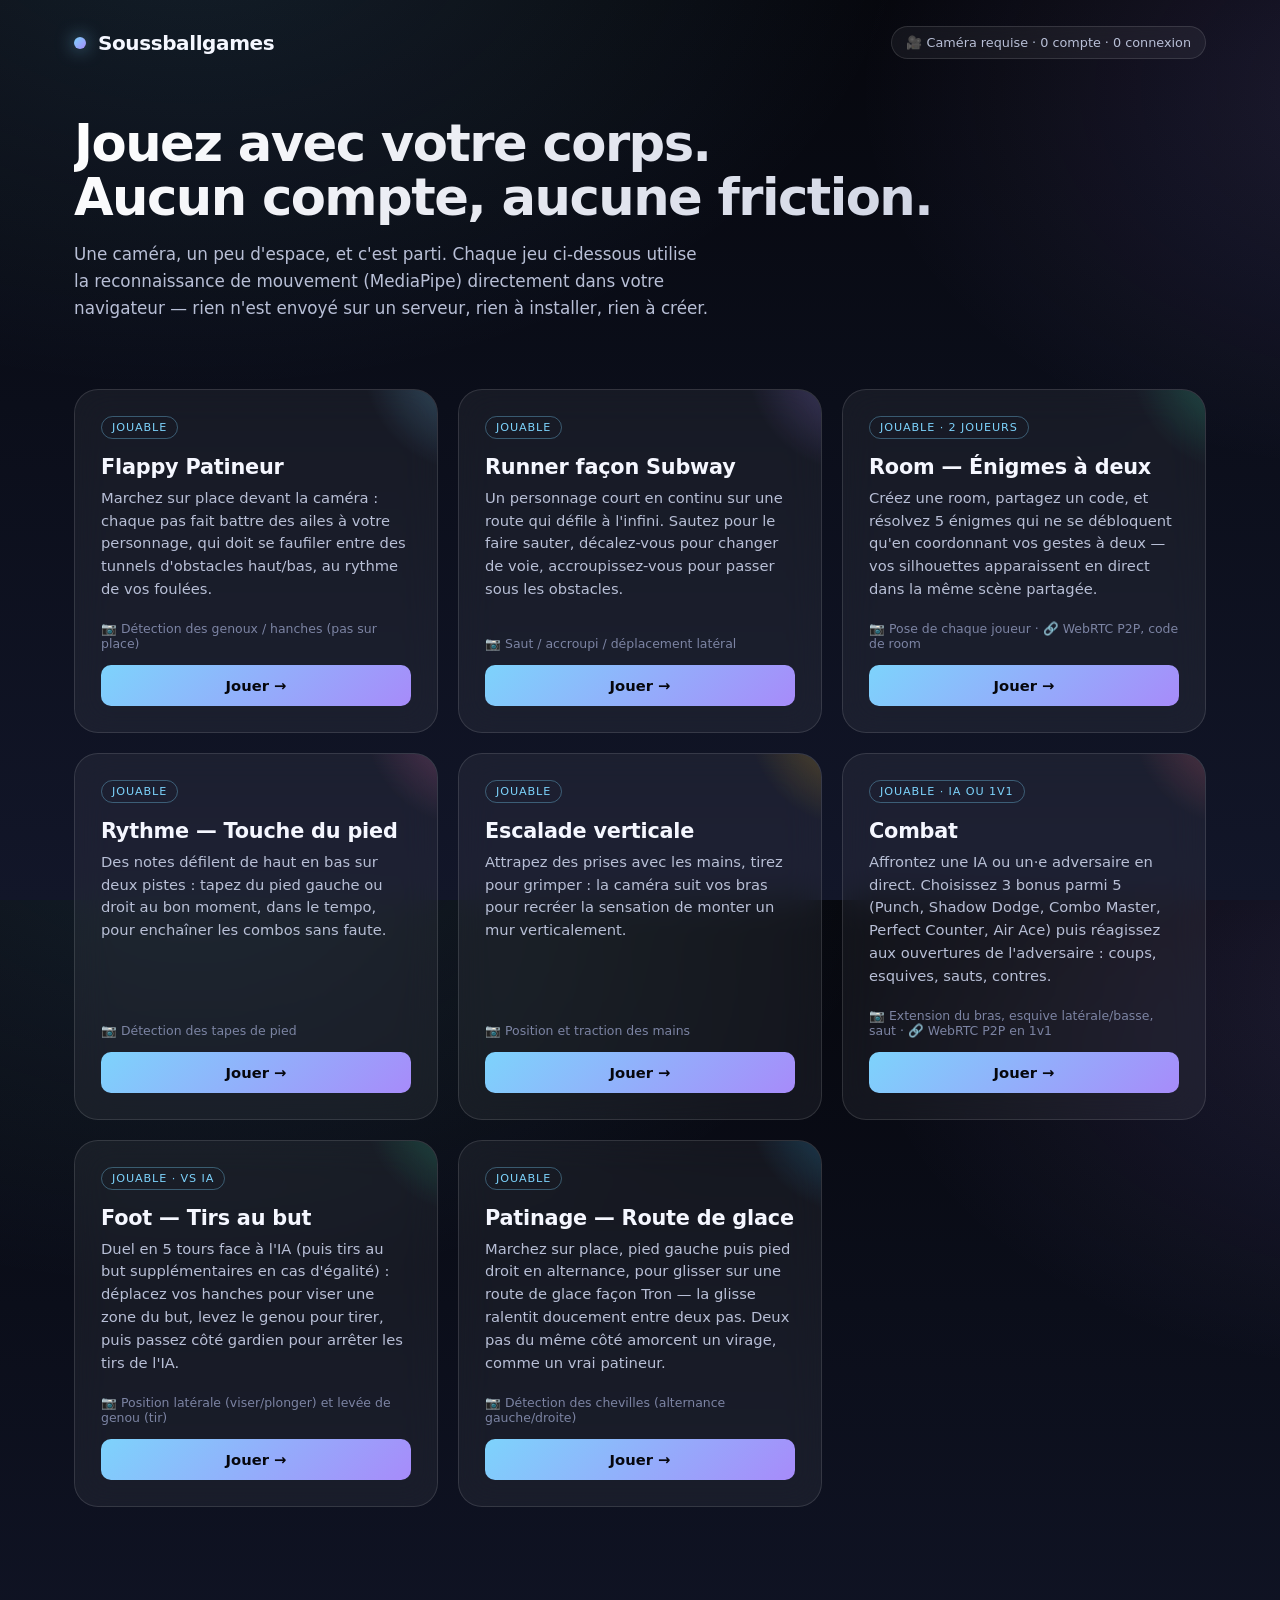
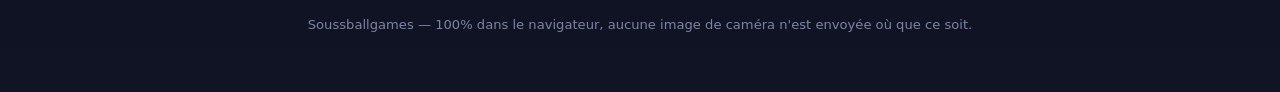
<file: index.html>
<!doctype html>
<html lang="fr">
<head>
<meta charset="utf-8" />
<meta name="viewport" content="width=device-width, initial-scale=1" />
<title>Soussballgames — jeux caméra, sans compte</title>
<meta name="description" content="Des jeux entièrement gratuits, sans connexion ni création de compte, joués avec votre corps grâce à la reconnaissance de mouvement." />
<link rel="icon" href="data:image/svg+xml,<svg xmlns=%22http://www.w3.org/2000/svg%22 viewBox=%220 0 100 100%22><text y=%22.9em%22 font-size=%2290%22>%F0%9F%8E%AE</text></svg>" />
<link rel="stylesheet" href="assets/css/main.css" />
</head>
<body>
  <div class="wrap">
    <header class="topbar">
      <div class="brand"><span class="dot"></span> Soussballgames</div>
      <div class="pill">🎥 Caméra requise · 0 compte · 0 connexion</div>
    </header>

    <section class="hero">
      <h1>Jouez avec votre corps.<br />Aucun compte, aucune friction.</h1>
      <p>
        Une caméra, un peu d'espace, et c'est parti. Chaque jeu ci-dessous utilise la
        reconnaissance de mouvement (MediaPipe) directement dans votre navigateur —
        rien n'est envoyé sur un serveur, rien à installer, rien à créer.
      </p>
    </section>

    <main class="grid">
      <article class="card" style="--card-glow:#7dd3fc">
        <span class="tag">Jouable</span>
        <h3>Flappy Patineur</h3>
        <p>
          Marchez sur place devant la caméra : chaque pas fait battre des ailes à
          votre personnage, qui doit se faufiler entre des tunnels d'obstacles
          haut/bas, au rythme de vos foulées.
        </p>
        <div class="cam-req">📷 Détection des genoux / hanches (pas sur place)</div>
        <a class="btn btn-primary" href="games/flappy/index.html">Jouer →</a>
      </article>

      <article class="card" style="--card-glow:#a78bfa">
        <span class="tag">Jouable</span>
        <h3>Runner façon Subway</h3>
        <p>
          Un personnage court en continu sur une route qui défile à l'infini.
          Sautez pour le faire sauter, décalez-vous pour changer de voie,
          accroupissez-vous pour passer sous les obstacles.
        </p>
        <div class="cam-req">📷 Saut / accroupi / déplacement latéral</div>
        <a class="btn btn-primary" href="games/subway/index.html">Jouer →</a>
      </article>

      <article class="card" style="--card-glow:#34d399">
        <span class="tag">Jouable · 2 joueurs</span>
        <h3>Room — Énigmes à deux</h3>
        <p>
          Créez une room, partagez un code, et résolvez 5 énigmes qui ne se
          débloquent qu'en coordonnant vos gestes à deux — vos silhouettes
          apparaissent en direct dans la même scène partagée.
        </p>
        <div class="cam-req">📷 Pose de chaque joueur · 🔗 WebRTC P2P, code de room</div>
        <a class="btn btn-primary" href="games/rooms/index.html">Jouer →</a>
      </article>

      <article class="card" style="--card-glow:#f472b6">
        <span class="tag">Jouable</span>
        <h3>Rythme — Touche du pied</h3>
        <p>
          Des notes défilent de haut en bas sur deux pistes : tapez du pied
          gauche ou droit au bon moment, dans le tempo, pour enchaîner les
          combos sans faute.
        </p>
        <div class="cam-req">📷 Détection des tapes de pied</div>
        <a class="btn btn-primary" href="games/rhythm/index.html">Jouer →</a>
      </article>

      <article class="card" style="--card-glow:#fbbf24">
        <span class="tag">Jouable</span>
        <h3>Escalade verticale</h3>
        <p>
          Attrapez des prises avec les mains, tirez pour grimper : la caméra suit
          vos bras pour recréer la sensation de monter un mur verticalement.
        </p>
        <div class="cam-req">📷 Position et traction des mains</div>
        <a class="btn btn-primary" href="games/climb/index.html">Jouer →</a>
      </article>

      <article class="card" style="--card-glow:#fb7185">
        <span class="tag">Jouable · IA ou 1v1</span>
        <h3>Combat</h3>
        <p>
          Affrontez une IA ou un·e adversaire en direct. Choisissez 3 bonus parmi 5
          (Punch, Shadow Dodge, Combo Master, Perfect Counter, Air Ace) puis réagissez
          aux ouvertures de l'adversaire : coups, esquives, sauts, contres.
        </p>
        <div class="cam-req">📷 Extension du bras, esquive latérale/basse, saut · 🔗 WebRTC P2P en 1v1</div>
        <a class="btn btn-primary" href="games/combat/index.html">Jouer →</a>
      </article>

      <article class="card" style="--card-glow:#34d399">
        <span class="tag">Jouable · vs IA</span>
        <h3>Foot — Tirs au but</h3>
        <p>
          Duel en 5 tours face à l'IA (puis tirs au but supplémentaires en cas
          d'égalité) : déplacez vos hanches pour viser une zone du but, levez le
          genou pour tirer, puis passez côté gardien pour arrêter les tirs de l'IA.
        </p>
        <div class="cam-req">📷 Position latérale (viser/plonger) et levée de genou (tir)</div>
        <a class="btn btn-primary" href="games/football/index.html">Jouer →</a>
      </article>

      <article class="card" style="--card-glow:#38bdf8">
        <span class="tag">Jouable</span>
        <h3>Patinage — Route de glace</h3>
        <p>
          Marchez sur place, pied gauche puis pied droit en alternance, pour glisser
          sur une route de glace façon Tron — la glisse ralentit doucement entre deux
          pas. Deux pas du même côté amorcent un virage, comme un vrai patineur.
        </p>
        <div class="cam-req">📷 Détection des chevilles (alternance gauche/droite)</div>
        <a class="btn btn-primary" href="games/patinage/index.html">Jouer →</a>
      </article>
    </main>

    <footer class="footer">
      Soussballgames — 100% dans le navigateur, aucune image de caméra n'est envoyée où que ce soit.
    </footer>
  </div>
</body>
</html>
</file>
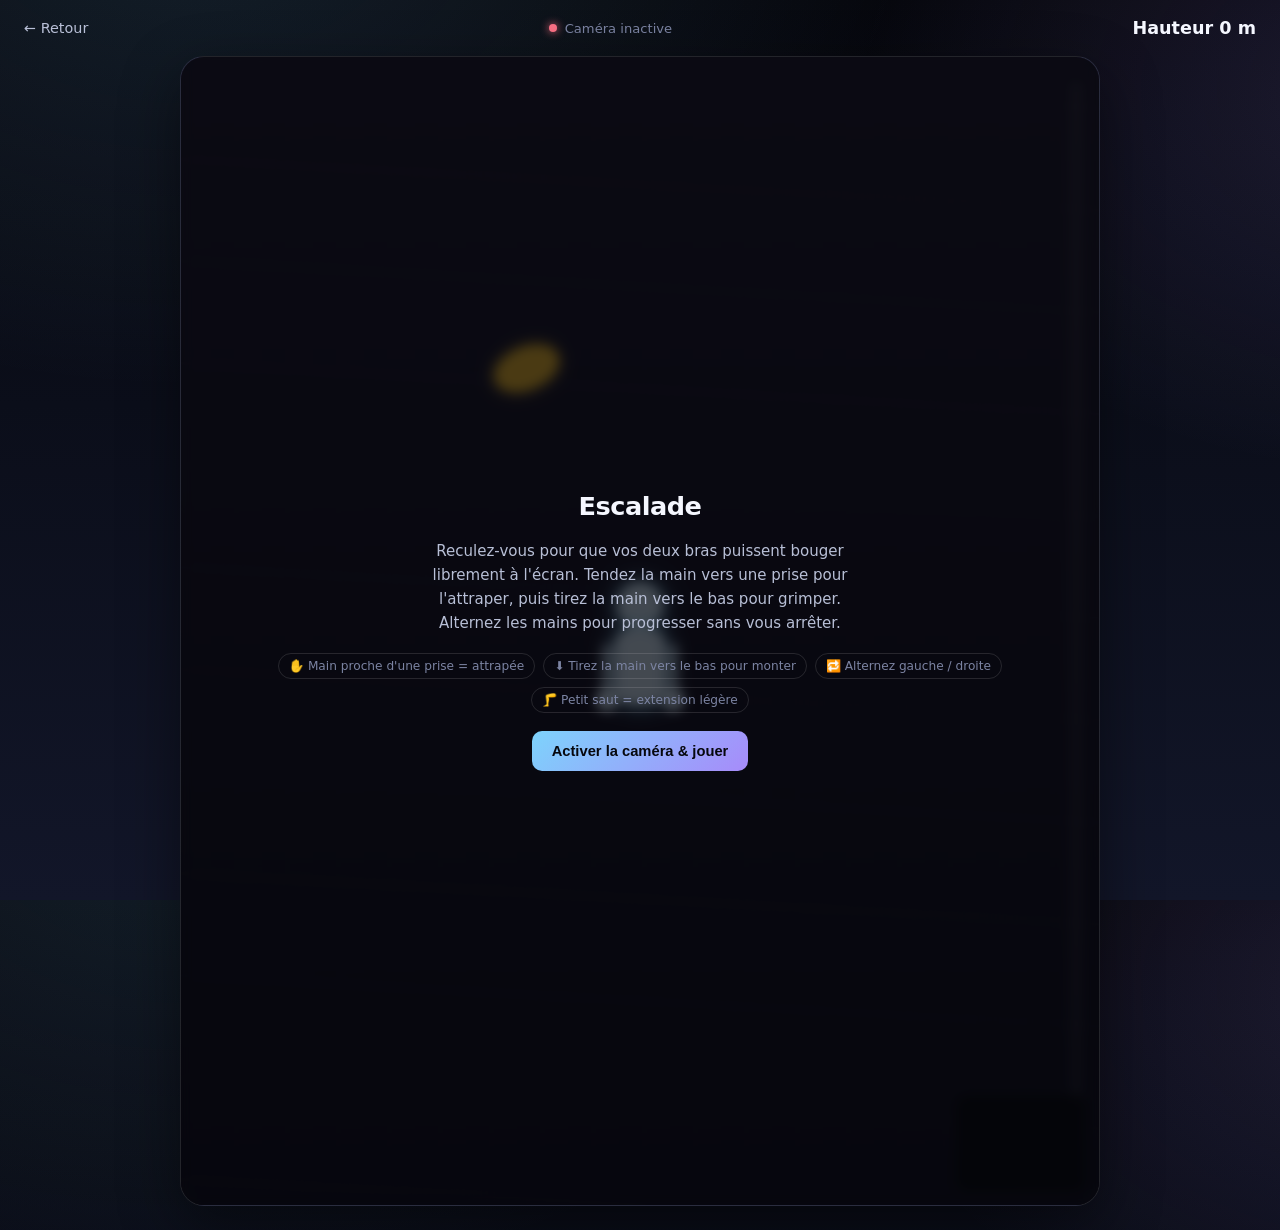
<file: games/climb/index.html>
<!doctype html>
<html lang="fr">
<head>
<meta charset="utf-8" />
<meta name="viewport" content="width=device-width, initial-scale=1" />
<title>Escalade — Soussballgames</title>
<link rel="icon" href="data:image/svg+xml,<svg xmlns=%22http://www.w3.org/2000/svg%22 viewBox=%220 0 100 100%22><text y=%22.9em%22 font-size=%2290%22>%F0%9F%8E%AE</text></svg>" />
<link rel="stylesheet" href="../../assets/css/main.css" />
</head>
<body>
  <div class="game-shell">
    <div class="game-header">
      <a class="back" href="../../index.html">← Retour</a>
      <div class="status-line"><span class="status-dot" id="camDot"></span><span id="camLabel">Caméra inactive</span></div>
      <div class="score">Hauteur <span id="scoreVal">0</span> m</div>
    </div>

    <div class="stage" id="stage">
      <canvas id="game" width="720" height="900"></canvas>

      <div class="cam-preview" id="camPreview">
        <video id="video" autoplay playsinline muted></video>
        <canvas id="skeleton"></canvas>
      </div>

      <div class="overlay" id="overlayStart">
        <h2>Escalade</h2>
        <p>
          Reculez-vous pour que vos deux bras puissent bouger librement à l'écran.
          Tendez la main vers une prise pour l'attraper, puis tirez la main vers
          le bas pour grimper. Alternez les mains pour progresser sans vous arrêter.
        </p>
        <div class="hint-row">
          <span class="hint-chip">✋ Main proche d'une prise = attrapée</span>
          <span class="hint-chip">⬇️ Tirez la main vers le bas pour monter</span>
          <span class="hint-chip">🔁 Alternez gauche / droite</span>
          <span class="hint-chip">🦵 Petit saut = extension légère</span>
        </div>
        <div class="btn-row">
          <button class="btn btn-primary" id="btnStart">Activer la caméra & jouer</button>
        </div>
      </div>

      <div class="overlay" id="overlayOver" style="display:none">
        <h2>🏔️ Sommet atteint !</h2>
        <p>Hauteur : <b id="finalScore">0</b> m — record : <b id="bestScore">0</b> m</p>
        <div class="btn-row">
          <button class="btn btn-primary" id="btnRetry">Rejouer</button>
          <a class="btn btn-ghost" href="../../index.html">Menu</a>
        </div>
      </div>
    </div>
  </div>

  <script type="module" src="climb.js"></script>
</body>
</html>
</file>
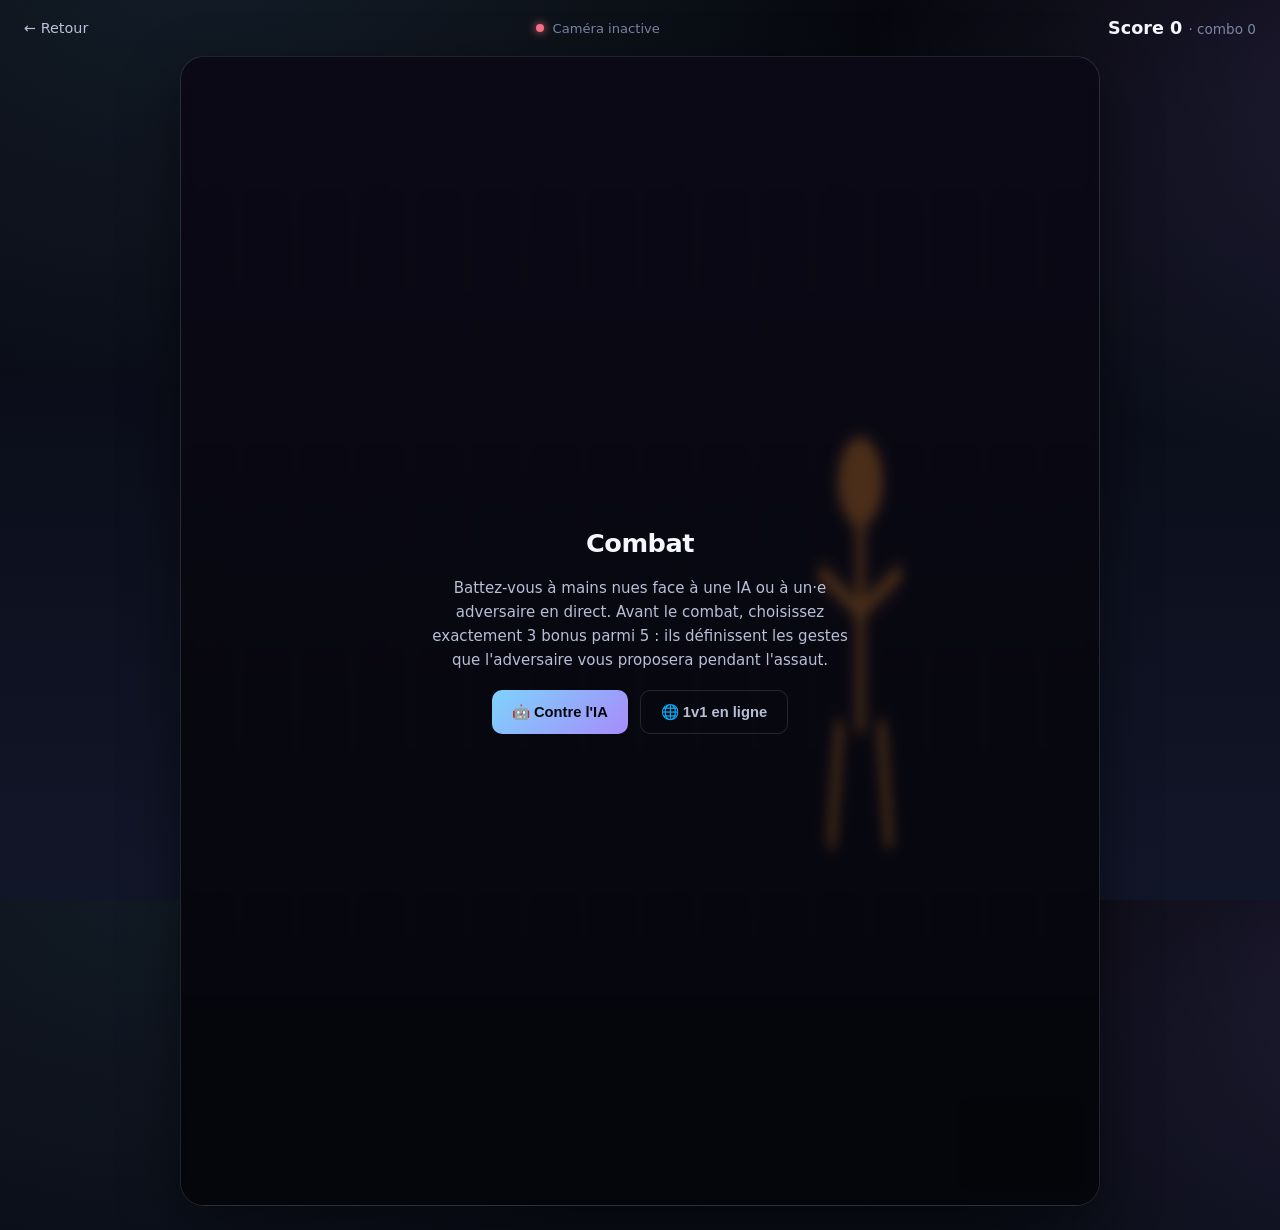
<file: games/combat/index.html>
<!doctype html>
<html lang="fr">
<head>
<meta charset="utf-8" />
<meta name="viewport" content="width=device-width, initial-scale=1" />
<title>Combat — Soussballgames</title>
<link rel="icon" href="data:image/svg+xml,<svg xmlns=%22http://www.w3.org/2000/svg%22 viewBox=%220 0 100 100%22><text y=%22.9em%22 font-size=%2290%22>%F0%9F%8E%AE</text></svg>" />
<link rel="stylesheet" href="../../assets/css/main.css" />
</head>
<body>
  <div class="game-shell">
    <div class="game-header">
      <a class="back" href="../../index.html">← Retour</a>
      <div class="status-line"><span class="status-dot" id="camDot"></span><span id="camLabel">Caméra inactive</span></div>
      <div class="score">Score <span id="scoreVal">0</span> <span style="color:var(--text-2); font-weight:400; font-size:0.85rem">· combo <span id="comboVal">0</span></span></div>
    </div>

    <div class="stage" id="stage">
      <canvas id="game" width="960" height="600"></canvas>

      <div class="cam-preview" id="camPreview">
        <video id="video" autoplay playsinline muted></video>
        <canvas id="skeleton"></canvas>
      </div>

      <!-- Écran 1 : choix du mode -->
      <div class="overlay" id="screenMode">
        <h2>Combat</h2>
        <p>
          Battez-vous à mains nues face à une IA ou à un·e adversaire en direct.
          Avant le combat, choisissez exactement 3 bonus parmi 5 : ils définissent
          les gestes que l'adversaire vous proposera pendant l'assaut.
        </p>
        <div class="btn-row">
          <button class="btn btn-primary" id="btnModeAi">🤖 Contre l'IA</button>
          <button class="btn btn-ghost" id="btnModeOnline">🌐 1v1 en ligne</button>
        </div>
      </div>

      <!-- Écran 1b : lobby 1v1 (créer / rejoindre) -->
      <div class="overlay" id="screenLobby" style="display:none">
        <h2>1v1 en ligne</h2>
        <p>Un code à partager, connexion directe entre vos deux navigateurs. Aucun compte, aucun serveur.</p>
        <button class="btn btn-primary" id="btnHost">Créer un duel</button>
        <div class="divider">ou</div>
        <div class="field">
          <input type="text" id="joinCode" placeholder="CODE" maxlength="10" />
          <button class="btn btn-ghost" id="btnJoin">Rejoindre</button>
        </div>
      </div>

      <!-- Écran 1c : room créée, en attente de l'adversaire -->
      <div class="overlay" id="screenWaiting" style="display:none">
        <h2>En attente de l'adversaire…</h2>
        <p>Partagez ce code :</p>
        <div class="code-display" id="roomCode">—</div>
      </div>

      <!-- Écran 1d : connexion en cours (côté invité) -->
      <div class="overlay" id="screenConnecting" style="display:none">
        <h2>Connexion…</h2>
        <p>Recherche du duel.</p>
      </div>

      <!-- Écran 2 : choix des bonus -->
      <div class="overlay" id="screenBonus" style="display:none">
        <h2>Choisissez vos 3 bonus</h2>
        <p id="bonusHint">Sélectionnez exactement 3 techniques pour votre combattant.</p>
        <div class="bonus-grid" id="bonusGrid"></div>
        <p class="status-line" id="bonusCount" style="justify-content:center">0 / 3 sélectionnés</p>
        <div class="btn-row">
          <button class="btn btn-primary" id="btnBonusReady" disabled>Prêt au combat</button>
        </div>
        <p class="status-line" id="bonusWaitLabel" style="justify-content:center; display:none">En attente de l'adversaire…</p>
      </div>

      <!-- Écran 3 : activation caméra -->
      <div class="overlay" id="screenCam" style="display:none">
        <h2>C'est parti !</h2>
        <p>
          Reculez-vous pour que le haut de votre corps (épaules, coudes, mains, hanches)
          soit bien visible. Gardez les coudes pliés en position de garde entre deux coups.
        </p>
        <div class="hint-row">
          <span class="hint-chip">👊 Tendez le bras d'un coude plié = coup</span>
          <span class="hint-chip">↔️ Déplacez-vous / accroupissez pour esquiver</span>
          <span class="hint-chip">🦵 Petit saut pour une attaque aérienne</span>
        </div>
        <div class="btn-row">
          <button class="btn btn-primary" id="btnCam">Activer ma caméra</button>
        </div>
        <p class="status-line" id="peerCamStatus" style="display:none">En attente de l'adversaire…</p>
      </div>

      <!-- HUD combat -->
      <div id="fightHud" style="display:none; position:absolute; top:14px; left:0; right:0; text-align:center; z-index:6;">
        <div style="display:inline-block; padding:8px 18px; border-radius:999px; background:rgba(6,7,13,0.6); border:1px solid var(--glass-border); backdrop-filter: blur(8px); min-width:260px;">
          <b id="promptLabel">En garde…</b> — <span id="timeLeft">60</span>s
        </div>
        <div class="vs-row" id="vsRow" style="display:none">
          <span id="vsMeLabel">Vous</span>
          <div class="vs-track"><div class="vs-fill-me" id="vsMeFill" style="width:0%"></div><div class="vs-fill-opp" id="vsOppFill" style="width:0%"></div></div>
          <span id="vsOppLabel">Adversaire</span>
        </div>
      </div>

      <!-- Écran fin -->
      <div class="overlay" id="overlayOver" style="display:none">
        <h2 id="overTitle">Combat terminé !</h2>
        <p id="overScore"></p>
        <div class="btn-row">
          <button class="btn btn-primary" id="btnRetry">Rejouer</button>
          <a class="btn btn-ghost" href="../../index.html">Menu</a>
        </div>
      </div>

      <!-- Erreur / déconnexion -->
      <div class="overlay" id="screenError" style="display:none">
        <h2>Connexion interrompue</h2>
        <p id="errorLabel">L'adversaire a été déconnecté.</p>
        <div class="btn-row">
          <a class="btn btn-primary" href="../../index.html">Retour au menu</a>
        </div>
      </div>
    </div>
  </div>

  <script type="module" src="combat.js"></script>
</body>
</html>
</file>
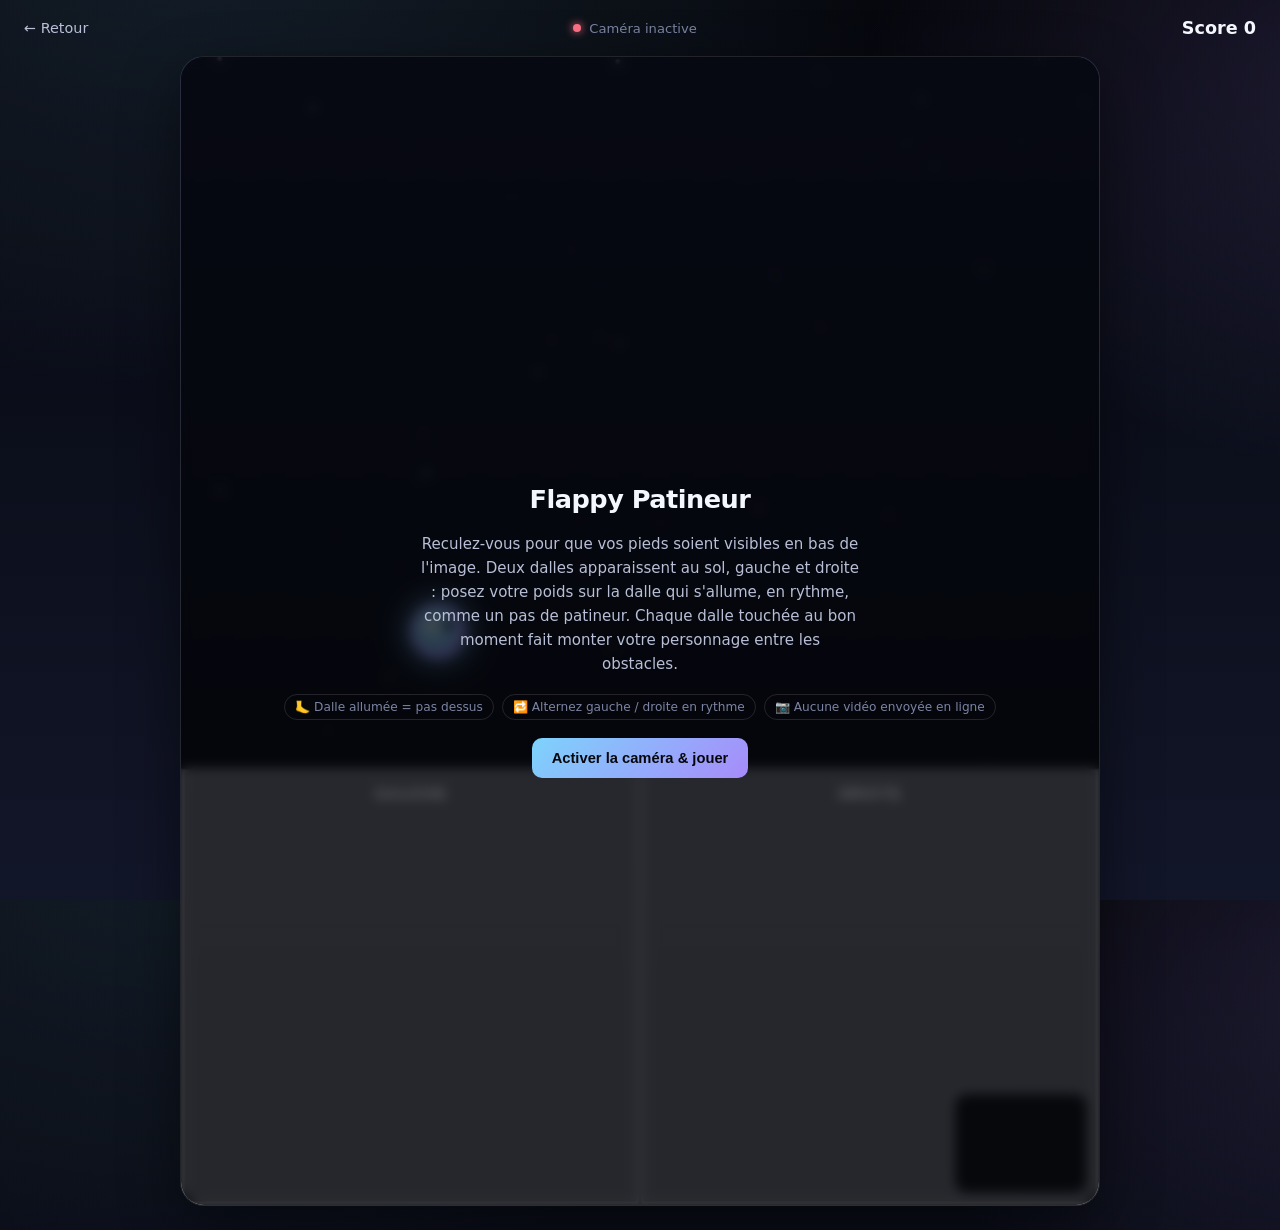
<file: games/flappy/index.html>
<!doctype html>
<html lang="fr">
<head>
<meta charset="utf-8" />
<meta name="viewport" content="width=device-width, initial-scale=1" />
<title>Flappy Patineur — Soussballgames</title>
<link rel="icon" href="data:image/svg+xml,<svg xmlns=%22http://www.w3.org/2000/svg%22 viewBox=%220 0 100 100%22><text y=%22.9em%22 font-size=%2290%22>%F0%9F%8E%AE</text></svg>" />
<link rel="stylesheet" href="../../assets/css/main.css" />
<style>
  #fx { image-rendering: optimizeSpeed; }
</style>
</head>
<body>
  <div class="game-shell">
    <div class="game-header">
      <a class="back" href="../../index.html">← Retour</a>
      <div class="status-line"><span class="status-dot" id="camDot"></span><span id="camLabel">Caméra inactive</span></div>
      <div class="score">Score <span id="scoreVal">0</span></div>
    </div>

    <div class="stage" id="stage">
      <canvas id="game" width="720" height="900"></canvas>

      <div class="cam-preview" id="camPreview">
        <video id="video" autoplay playsinline muted></video>
        <canvas id="skeleton"></canvas>
      </div>

      <div class="overlay" id="overlayStart">
        <h2>Flappy Patineur</h2>
        <p>
          Reculez-vous pour que vos pieds soient visibles en bas de l'image. Deux
          dalles apparaissent au sol, gauche et droite : posez votre poids sur la
          dalle qui s'allume, en rythme, comme un pas de patineur. Chaque dalle
          touchée au bon moment fait monter votre personnage entre les obstacles.
        </p>
        <div class="hint-row">
          <span class="hint-chip">🦶 Dalle allumée = pas dessus</span>
          <span class="hint-chip">🔁 Alternez gauche / droite en rythme</span>
          <span class="hint-chip">📷 Aucune vidéo envoyée en ligne</span>
        </div>
        <div class="btn-row">
          <button class="btn btn-primary" id="btnStart">Activer la caméra & jouer</button>
        </div>
      </div>

      <div class="overlay" id="overlayOver" style="display:none">
        <h2>Perdu !</h2>
        <p>Score final : <b id="finalScore">0</b> — meilleur score : <b id="bestScore">0</b></p>
        <div class="btn-row">
          <button class="btn btn-primary" id="btnRetry">Rejouer</button>
          <a class="btn btn-ghost" href="../../index.html">Menu</a>
        </div>
      </div>
    </div>
  </div>

  <script type="module" src="flappy.js"></script>
</body>
</html>
</file>
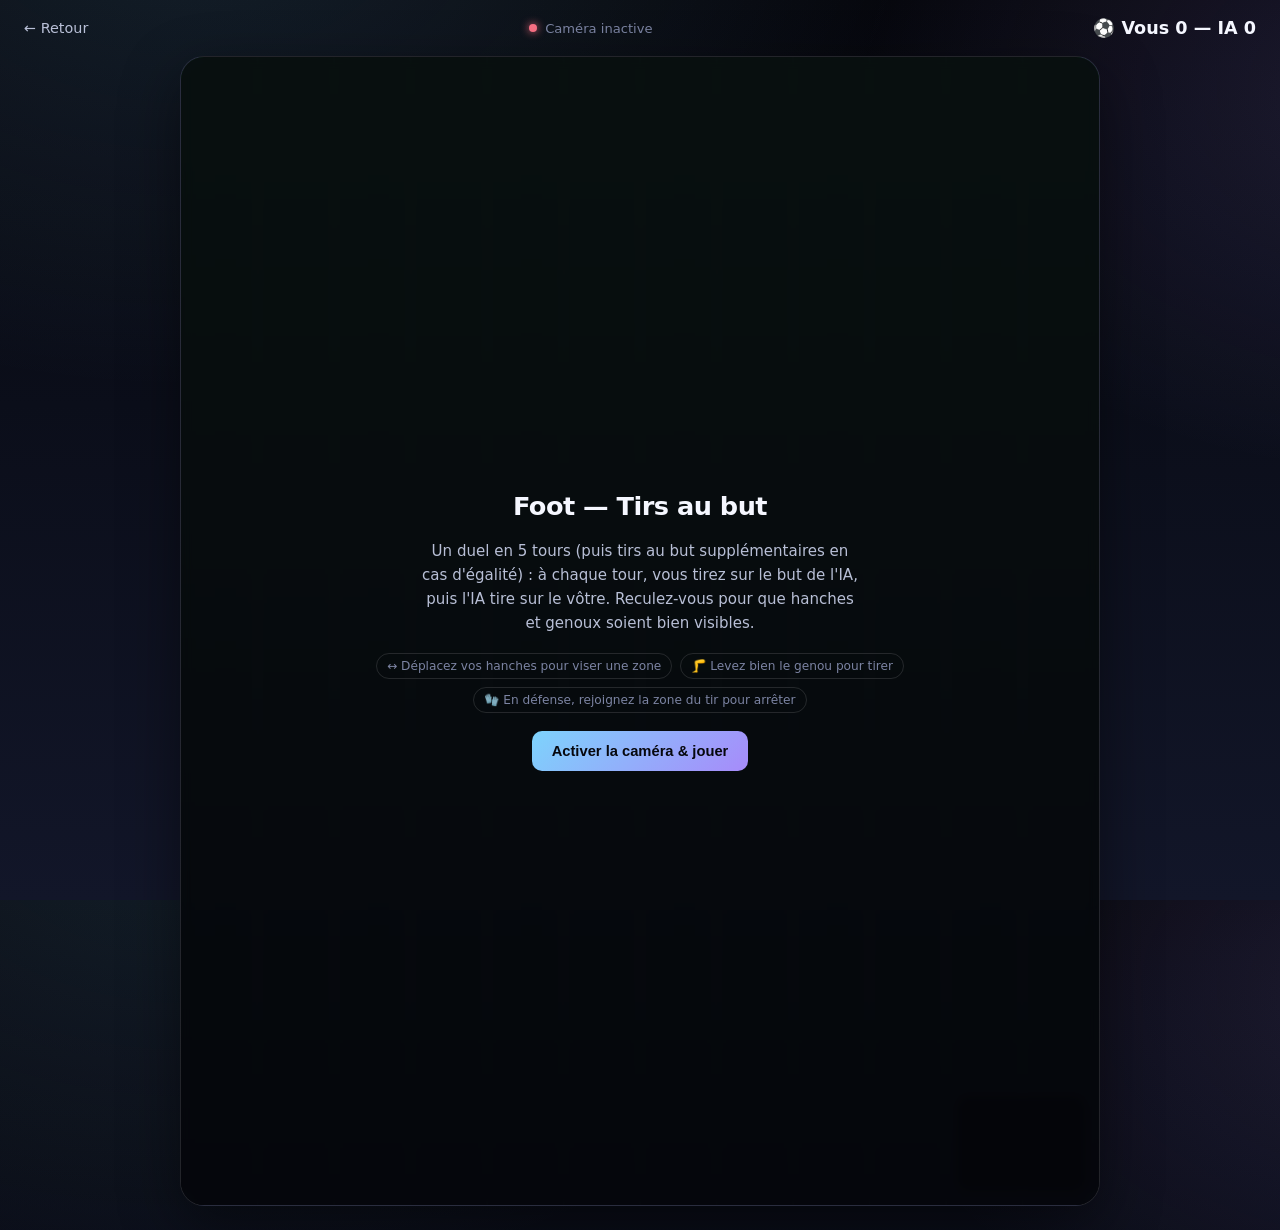
<file: games/football/index.html>
<!doctype html>
<html lang="fr">
<head>
<meta charset="utf-8" />
<meta name="viewport" content="width=device-width, initial-scale=1" />
<title>Foot — Tirs au but — Soussballgames</title>
<link rel="icon" href="data:image/svg+xml,<svg xmlns=%22http://www.w3.org/2000/svg%22 viewBox=%220 0 100 100%22><text y=%22.9em%22 font-size=%2290%22>%F0%9F%8E%AE</text></svg>" />
<link rel="stylesheet" href="../../assets/css/main.css" />
</head>
<body>
  <div class="game-shell">
    <div class="game-header">
      <a class="back" href="../../index.html">← Retour</a>
      <div class="status-line"><span class="status-dot" id="camDot"></span><span id="camLabel">Caméra inactive</span></div>
      <div class="score">⚽ Vous <span id="scorePlayer">0</span> — IA <span id="scoreAi">0</span></div>
    </div>

    <div class="stage" id="stage">
      <canvas id="game" width="960" height="600"></canvas>

      <div class="cam-preview" id="camPreview">
        <video id="video" autoplay playsinline muted></video>
        <canvas id="skeleton"></canvas>
      </div>

      <div class="overlay" id="overlayStart">
        <h2>Foot — Tirs au but</h2>
        <p>
          Un duel en 5 tours (puis tirs au but supplémentaires en cas d'égalité) :
          à chaque tour, vous tirez sur le but de l'IA, puis l'IA tire sur le vôtre.
          Reculez-vous pour que hanches et genoux soient bien visibles.
        </p>
        <div class="hint-row">
          <span class="hint-chip">↔️ Déplacez vos hanches pour viser une zone</span>
          <span class="hint-chip">🦵 Levez bien le genou pour tirer</span>
          <span class="hint-chip">🧤 En défense, rejoignez la zone du tir pour arrêter</span>
        </div>
        <div class="btn-row">
          <button class="btn btn-primary" id="btnStart">Activer la caméra & jouer</button>
        </div>
      </div>

      <!-- Bannière de phase (aligner, tirer, plonger, résultat) -->
      <div id="phaseBanner" style="display:none; position:absolute; top:14px; left:0; right:0; text-align:center; z-index:6;">
        <div style="display:inline-block; padding:8px 18px; border-radius:999px; background:rgba(6,7,13,0.6); border:1px solid var(--glass-border); backdrop-filter: blur(8px); min-width:260px;">
          <b id="phaseLabel">…</b>
        </div>
        <div class="level-pill" id="roundPill" style="justify-content:center; margin-top:8px;"></div>
      </div>

      <div class="overlay" id="overlayOver" style="display:none">
        <h2 id="overTitle">Match terminé !</h2>
        <p id="overScore"></p>
        <div class="btn-row">
          <button class="btn btn-primary" id="btnRetry">Rejouer</button>
          <a class="btn btn-ghost" href="../../index.html">Menu</a>
        </div>
      </div>
    </div>
  </div>

  <script type="module" src="football.js"></script>
</body>
</html>
</file>
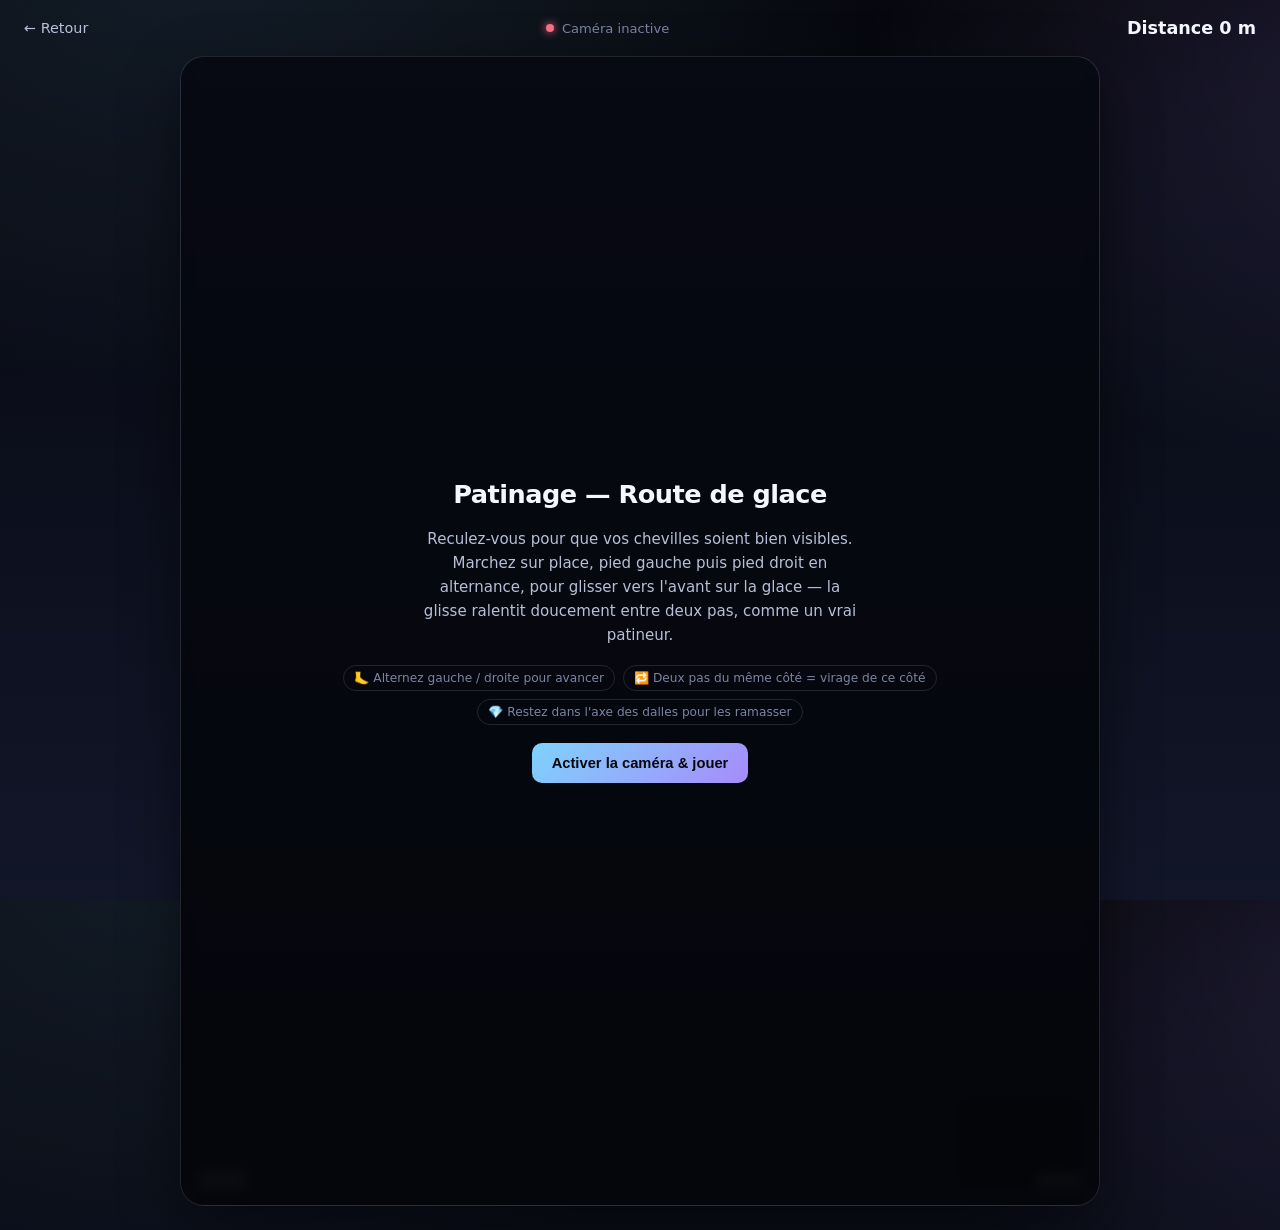
<file: games/patinage/index.html>
<!doctype html>
<html lang="fr">
<head>
<meta charset="utf-8" />
<meta name="viewport" content="width=device-width, initial-scale=1" />
<title>Patinage — Route de glace — Soussballgames</title>
<link rel="icon" href="data:image/svg+xml,<svg xmlns=%22http://www.w3.org/2000/svg%22 viewBox=%220 0 100 100%22><text y=%22.9em%22 font-size=%2290%22>%F0%9F%8E%AE</text></svg>" />
<link rel="stylesheet" href="../../assets/css/main.css" />
<script type="importmap">
{
  "imports": {
    "three": "https://cdn.jsdelivr.net/npm/three@0.160.0/build/three.module.js",
    "three/addons/": "https://cdn.jsdelivr.net/npm/three@0.160.0/examples/jsm/"
  }
}
</script>
<style>
  /* Indicateurs de pas gauche/droite — volontairement discrets : de petites
     pastilles aux coins bas, pas de grands blocs colorés façon Flappy, pour
     laisser toute la place visuelle à la route qui défile. */
  #stepPills { position: absolute; inset: 0; pointer-events: none; z-index: 6; }
  .step-pill {
    position: absolute; bottom: 18px; width: 46px; height: 14px; border-radius: 999px;
    background: rgba(255,255,255,0.08); border: 1px solid rgba(255,255,255,0.15);
    transition: background 0.08s, box-shadow 0.08s;
  }
  .step-pill.left { left: 18px; }
  .step-pill.right { right: 18px; }
  .step-pill.hit { background: rgba(125,211,252,0.85); box-shadow: 0 0 14px rgba(125,211,252,0.8); border-color: transparent; }
</style>
</head>
<body>
  <div class="game-shell">
    <div class="game-header">
      <a class="back" href="../../index.html">← Retour</a>
      <div class="status-line"><span class="status-dot" id="camDot"></span><span id="camLabel">Caméra inactive</span></div>
      <div class="score">Distance <span id="scoreVal">0</span> m</div>
    </div>

    <div class="stage" id="stage">
      <canvas id="game"></canvas>

      <div id="stepPills">
        <div class="step-pill left" id="pillLeft"></div>
        <div class="step-pill right" id="pillRight"></div>
      </div>

      <div class="cam-preview" id="camPreview">
        <video id="video" autoplay playsinline muted></video>
        <canvas id="skeleton"></canvas>
      </div>

      <div class="overlay" id="overlayStart">
        <h2>Patinage — Route de glace</h2>
        <p>
          Reculez-vous pour que vos chevilles soient bien visibles. Marchez sur place,
          pied gauche puis pied droit en alternance, pour glisser vers l'avant sur la
          glace — la glisse ralentit doucement entre deux pas, comme un vrai patineur.
        </p>
        <div class="hint-row">
          <span class="hint-chip">🦶 Alternez gauche / droite pour avancer</span>
          <span class="hint-chip">🔁 Deux pas du même côté = virage de ce côté</span>
          <span class="hint-chip">💎 Restez dans l'axe des dalles pour les ramasser</span>
        </div>
        <div class="btn-row">
          <button class="btn btn-primary" id="btnStart">Activer la caméra & jouer</button>
        </div>
      </div>

      <div class="overlay" id="overlayOver" style="display:none">
        <h2>🧊 Session terminée !</h2>
        <p>Distance : <b id="finalScore">0</b> m — record : <b id="bestScore">0</b> m</p>
        <p style="font-size:0.82rem">Dalles ramassées : <b id="finalTiles">0</b></p>
        <div class="btn-row">
          <button class="btn btn-primary" id="btnRetry">Rejouer</button>
          <a class="btn btn-ghost" href="../../index.html">Menu</a>
        </div>
      </div>
    </div>
  </div>

  <script type="module" src="patinage.js"></script>
</body>
</html>
</file>
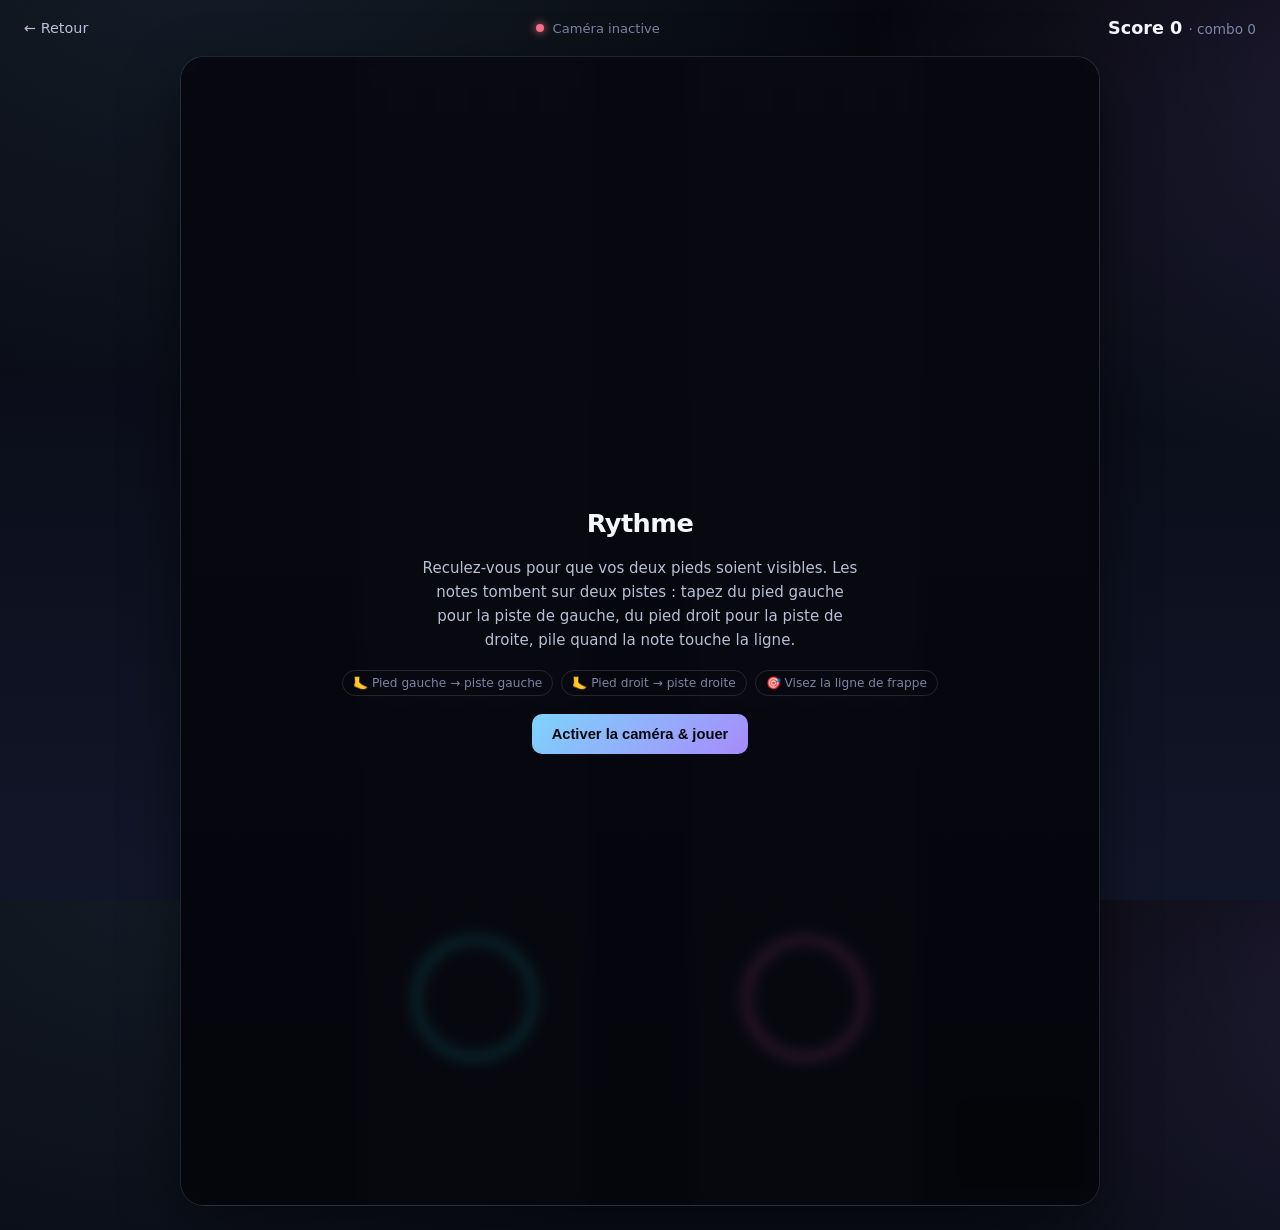
<file: games/rhythm/index.html>
<!doctype html>
<html lang="fr">
<head>
<meta charset="utf-8" />
<meta name="viewport" content="width=device-width, initial-scale=1" />
<title>Rythme — Soussballgames</title>
<link rel="icon" href="data:image/svg+xml,<svg xmlns=%22http://www.w3.org/2000/svg%22 viewBox=%220 0 100 100%22><text y=%22.9em%22 font-size=%2290%22>%F0%9F%8E%AE</text></svg>" />
<link rel="stylesheet" href="../../assets/css/main.css" />
</head>
<body>
  <div class="game-shell">
    <div class="game-header">
      <a class="back" href="../../index.html">← Retour</a>
      <div class="status-line"><span class="status-dot" id="camDot"></span><span id="camLabel">Caméra inactive</span></div>
      <div class="score">Score <span id="scoreVal">0</span> <span style="color:var(--text-2); font-weight:400; font-size:0.85rem">· combo <span id="comboVal">0</span></span></div>
    </div>

    <div class="stage" id="stage">
      <canvas id="game" width="720" height="900"></canvas>

      <div class="cam-preview" id="camPreview">
        <video id="video" autoplay playsinline muted></video>
        <canvas id="skeleton"></canvas>
      </div>

      <div class="overlay" id="overlayStart">
        <h2>Rythme</h2>
        <p>
          Reculez-vous pour que vos deux pieds soient visibles. Les notes tombent
          sur deux pistes : tapez du pied gauche pour la piste de gauche, du
          pied droit pour la piste de droite, pile quand la note touche la ligne.
        </p>
        <div class="hint-row">
          <span class="hint-chip">🦶 Pied gauche → piste gauche</span>
          <span class="hint-chip">🦶 Pied droit → piste droite</span>
          <span class="hint-chip">🎯 Visez la ligne de frappe</span>
        </div>
        <div class="btn-row">
          <button class="btn btn-primary" id="btnStart">Activer la caméra & jouer</button>
        </div>
      </div>

      <div class="overlay" id="overlayOver" style="display:none">
        <h2>Terminé !</h2>
        <p>Score final : <b id="finalScore">0</b> — meilleur score : <b id="bestScore">0</b></p>
        <p style="font-size:0.82rem">Meilleur combo : <b id="finalCombo">0</b></p>
        <div class="btn-row">
          <button class="btn btn-primary" id="btnRetry">Rejouer</button>
          <a class="btn btn-ghost" href="../../index.html">Menu</a>
        </div>
      </div>
    </div>
  </div>

  <script type="module" src="rhythm.js"></script>
</body>
</html>
</file>
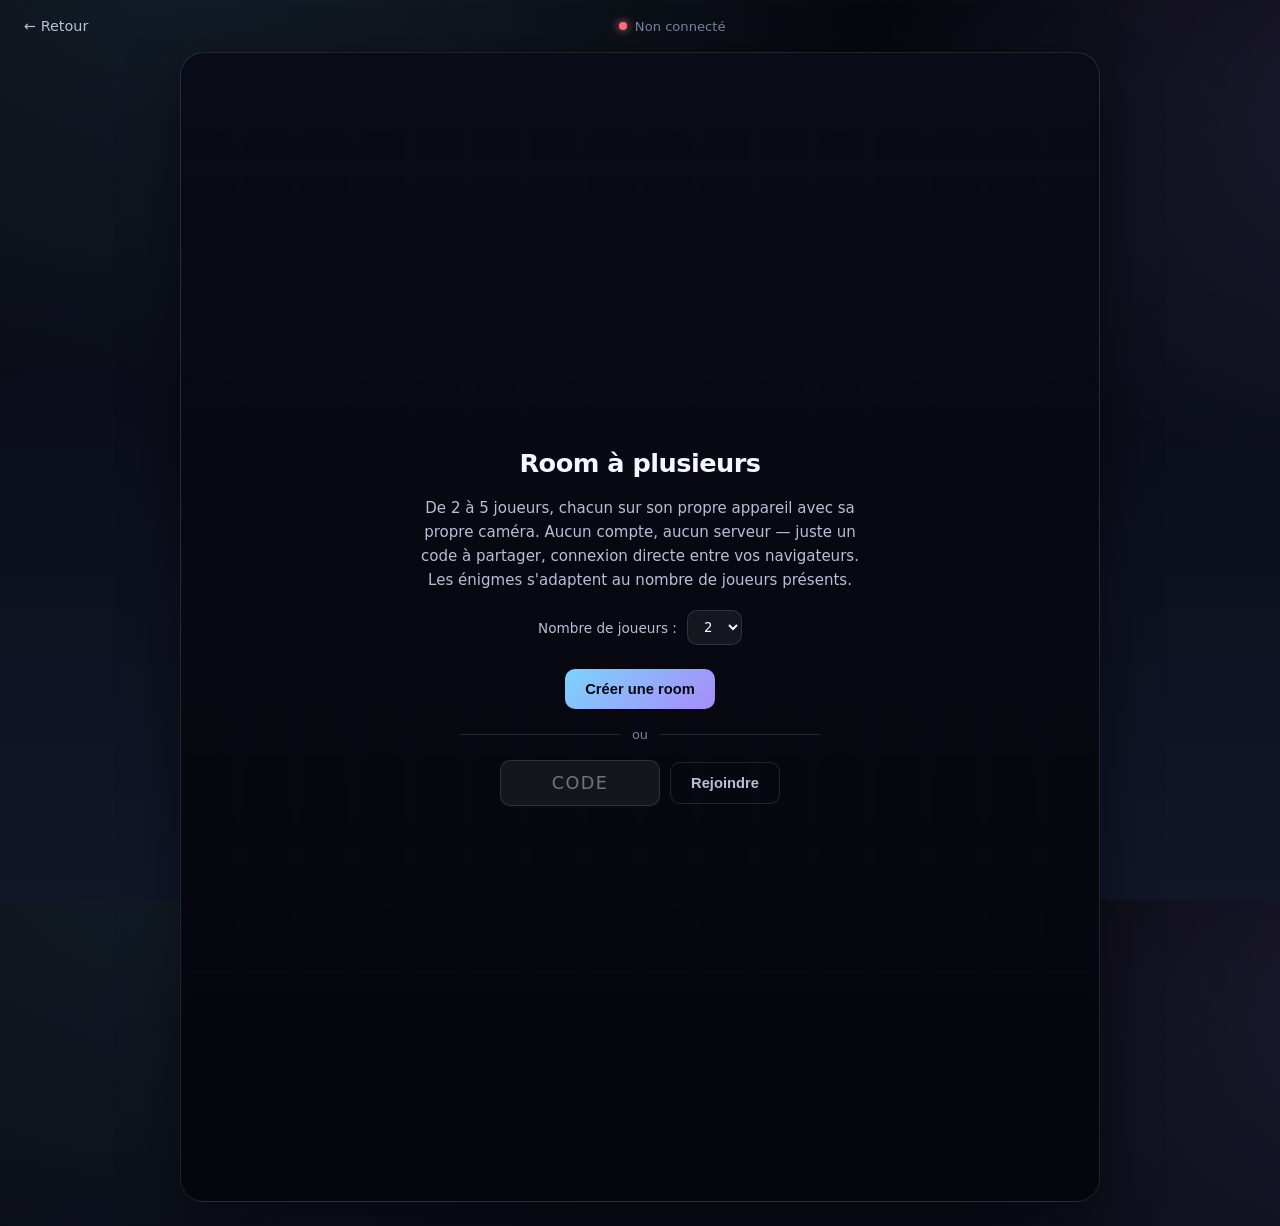
<file: games/rooms/index.html>
<!doctype html>
<html lang="fr">
<head>
<meta charset="utf-8" />
<meta name="viewport" content="width=device-width, initial-scale=1" />
<title>Room — Énigmes à plusieurs — Soussballgames</title>
<link rel="icon" href="data:image/svg+xml,<svg xmlns=%22http://www.w3.org/2000/svg%22 viewBox=%220 0 100 100%22><text y=%22.9em%22 font-size=%2290%22>%F0%9F%8E%AE</text></svg>" />
<link rel="stylesheet" href="../../assets/css/main.css" />
</head>
<body>
  <div class="game-shell">
    <div class="game-header">
      <a class="back" href="../../index.html">← Retour</a>
      <div class="status-line"><span class="status-dot" id="camDot"></span><span id="camLabel">Non connecté</span></div>
      <div class="level-pill" id="levelPill"></div>
    </div>

    <div class="stage" id="stage">
      <canvas id="game" width="960" height="600"></canvas>

      <div class="cam-preview" id="camPreview" style="display:none">
        <video id="video" autoplay playsinline muted></video>
      </div>

      <!-- Écran 1 : choix créer / rejoindre -->
      <div class="overlay" id="screenLobby">
        <h2>Room à plusieurs</h2>
        <p>
          De 2 à 5 joueurs, chacun sur son propre appareil avec sa propre caméra. Aucun
          compte, aucun serveur — juste un code à partager, connexion directe entre vos
          navigateurs. Les énigmes s'adaptent au nombre de joueurs présents.
        </p>
        <div class="field" style="margin-bottom:6px">
          <span style="font-size:0.85rem;color:var(--text-1)">Nombre de joueurs :</span>
          <select id="maxPlayers" style="background:rgba(255,255,255,0.06);border:1px solid var(--glass-border);color:var(--text-0);padding:8px 12px;border-radius:var(--radius-sm);font-family:var(--font);">
            <option value="2">2</option>
            <option value="3">3</option>
            <option value="4">4</option>
            <option value="5">5</option>
          </select>
        </div>
        <button class="btn btn-primary" id="btnHost">Créer une room</button>
        <div class="divider">ou</div>
        <div class="field">
          <input type="text" id="joinCode" placeholder="CODE" maxlength="10" />
          <button class="btn btn-ghost" id="btnJoin">Rejoindre</button>
        </div>
      </div>

      <!-- Écran 2 : room créée, en attente (hôte) -->
      <div class="overlay" id="screenWaiting" style="display:none">
        <h2>En attente des joueurs…</h2>
        <p>Partagez ce code :</p>
        <div class="code-display" id="roomCode">—</div>
        <p class="status-line" id="rosterLabel" style="justify-content:center">1 joueur connecté</p>
        <div class="btn-row">
          <button class="btn btn-primary" id="btnStartRoom" disabled>Lancer la partie</button>
        </div>
      </div>

      <!-- Écran 3 : connexion en cours (côté invité) -->
      <div class="overlay" id="screenConnecting" style="display:none">
        <h2>Connexion…</h2>
        <p id="connectingLabel">Recherche de la room.</p>
      </div>

      <!-- Écran 3b : invité connecté, attend le lancement -->
      <div class="overlay" id="screenWaitingGuest" style="display:none">
        <h2>Connecté !</h2>
        <p class="status-line" id="rosterLabelGuest" style="justify-content:center">1 joueur connecté</p>
        <p style="font-size:0.82rem">En attente que l'hôte lance la partie…</p>
      </div>

      <!-- Écran 4 : activation caméra (tous les joueurs) -->
      <div class="overlay" id="screenCam" style="display:none">
        <h2>C'est parti !</h2>
        <p>
          Activez votre caméra pour rejoindre la scène. Placez-vous pour que le haut de
          votre corps (épaules, hanches, mains) soit bien visible.
        </p>
        <div class="btn-row">
          <button class="btn btn-primary" id="btnCam">Activer ma caméra</button>
        </div>
        <p class="status-line" id="peerCamStatus">En attente des autres joueurs…</p>
      </div>

      <!-- HUD niveau -->
      <div id="levelBanner" style="display:none; position:absolute; top:14px; left:0; right:0; text-align:center; z-index:6;">
        <div style="display:inline-block; padding:8px 18px; border-radius:999px; background:rgba(6,7,13,0.6); border:1px solid var(--glass-border); backdrop-filter: blur(8px);">
          <b id="levelTitle">Niveau 1</b> — <span id="levelHint">…</span>
        </div>
        <div class="progress-track" style="margin:10px auto 0;"><div class="progress-fill" id="levelProgress"></div></div>
      </div>

      <!-- Écran fin -->
      <div class="overlay" id="screenWin" style="display:none">
        <h2>🎉 Room terminée !</h2>
        <p>Vous avez résolu les énigmes ensemble.</p>
        <div class="btn-row">
          <a class="btn btn-primary" href="../../index.html">Retour au menu</a>
        </div>
      </div>

      <!-- Erreur / déconnexion -->
      <div class="overlay" id="screenError" style="display:none">
        <h2>Connexion interrompue</h2>
        <p id="errorLabel">Un joueur a été déconnecté.</p>
        <div class="btn-row">
          <a class="btn btn-primary" href="../../index.html">Retour au menu</a>
        </div>
      </div>
    </div>
  </div>

  <script type="module" src="room.js"></script>
</body>
</html>
</file>
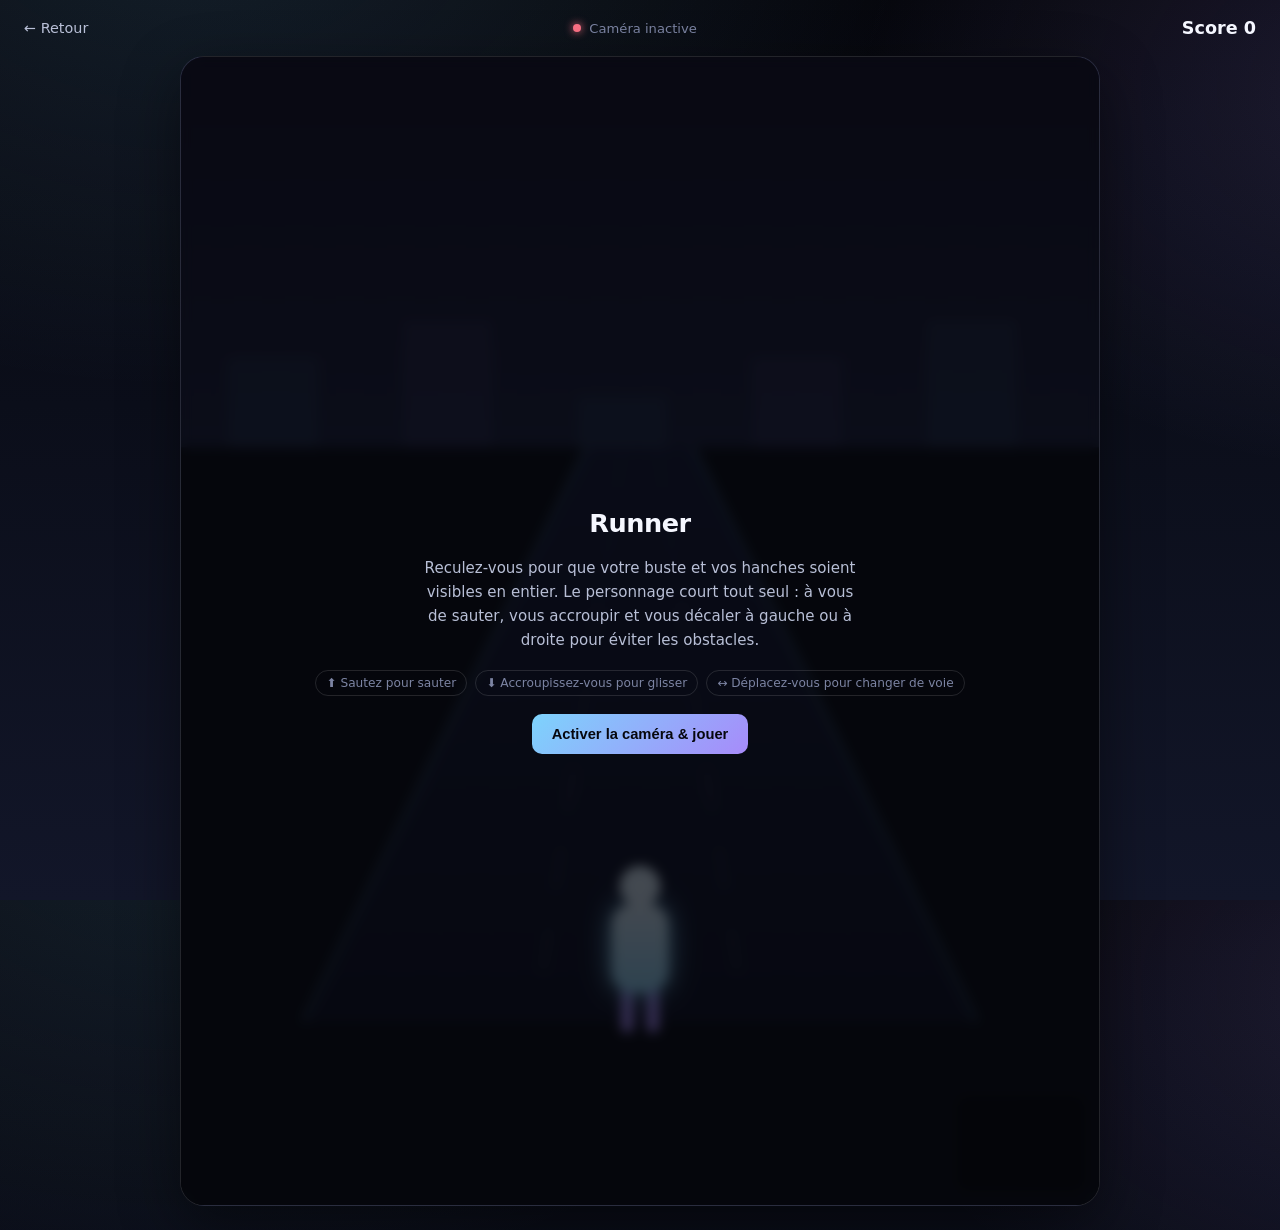
<file: games/subway/index.html>
<!doctype html>
<html lang="fr">
<head>
<meta charset="utf-8" />
<meta name="viewport" content="width=device-width, initial-scale=1" />
<title>Runner — Soussballgames</title>
<link rel="icon" href="data:image/svg+xml,<svg xmlns=%22http://www.w3.org/2000/svg%22 viewBox=%220 0 100 100%22><text y=%22.9em%22 font-size=%2290%22>%F0%9F%8E%AE</text></svg>" />
<link rel="stylesheet" href="../../assets/css/main.css" />
</head>
<body>
  <div class="game-shell">
    <div class="game-header">
      <a class="back" href="../../index.html">← Retour</a>
      <div class="status-line"><span class="status-dot" id="camDot"></span><span id="camLabel">Caméra inactive</span></div>
      <div class="score">Score <span id="scoreVal">0</span></div>
    </div>

    <div class="stage" id="stage">
      <canvas id="game" width="720" height="900"></canvas>

      <div class="cam-preview" id="camPreview">
        <video id="video" autoplay playsinline muted></video>
        <canvas id="skeleton"></canvas>
      </div>

      <div class="overlay" id="overlayStart">
        <h2>Runner</h2>
        <p>
          Reculez-vous pour que votre buste et vos hanches soient visibles en entier.
          Le personnage court tout seul : à vous de sauter, vous accroupir et vous
          décaler à gauche ou à droite pour éviter les obstacles.
        </p>
        <div class="hint-row">
          <span class="hint-chip">⬆️ Sautez pour sauter</span>
          <span class="hint-chip">⬇️ Accroupissez-vous pour glisser</span>
          <span class="hint-chip">↔️ Déplacez-vous pour changer de voie</span>
        </div>
        <div class="btn-row">
          <button class="btn btn-primary" id="btnStart">Activer la caméra & jouer</button>
        </div>
      </div>

      <div class="overlay" id="overlayOver" style="display:none">
        <h2>Perdu !</h2>
        <p>Score final : <b id="finalScore">0</b> — meilleur score : <b id="bestScore">0</b></p>
        <div class="btn-row">
          <button class="btn btn-primary" id="btnRetry">Rejouer</button>
          <a class="btn btn-ghost" href="../../index.html">Menu</a>
        </div>
      </div>
    </div>
  </div>

  <script type="module" src="runner.js"></script>
</body>
</html>
</file>
<file: assets/css/main.css>
/* ============================================================
   Soussballgames — design system partagé
   Style: sombre, épuré, moderne, glassmorphism, sans compte.
   ============================================================ */

:root {
  --bg-0: #06070d;
  --bg-1: #0b0e1a;
  --bg-2: #121629;
  --accent: #7dd3fc;
  --accent-2: #a78bfa;
  --accent-3: #34d399;
  --accent-warn: #fb923c;
  --danger: #fb7185;
  --text-0: #f5f7ff;
  --text-1: #b8bfd6;
  --text-2: #7c84a3;
  --glass-bg: rgba(255, 255, 255, 0.05);
  --glass-border: rgba(255, 255, 255, 0.12);
  --radius-lg: 24px;
  --radius-md: 16px;
  --radius-sm: 10px;
  --shadow-soft: 0 20px 60px rgba(0, 0, 0, 0.45);
  --font: "Inter", "Segoe UI", system-ui, -apple-system, sans-serif;
}

* { box-sizing: border-box; }

html, body {
  margin: 0;
  padding: 0;
  height: 100%;
}

body {
  font-family: var(--font);
  color: var(--text-0);
  background:
    radial-gradient(1200px 800px at 15% -10%, rgba(125, 211, 252, 0.12), transparent 60%),
    radial-gradient(1000px 700px at 110% 10%, rgba(167, 139, 250, 0.14), transparent 55%),
    linear-gradient(180deg, var(--bg-0), var(--bg-1) 45%, var(--bg-2));
  min-height: 100vh;
  -webkit-font-smoothing: antialiased;
}

a { color: inherit; text-decoration: none; }

.wrap {
  max-width: 1180px;
  margin: 0 auto;
  padding: 0 24px;
}

/* ---------- Top bar ---------- */
.topbar {
  display: flex;
  align-items: center;
  justify-content: space-between;
  padding: 26px 0 10px;
}

.brand {
  display: flex;
  align-items: center;
  gap: 12px;
  font-weight: 700;
  font-size: 1.25rem;
  letter-spacing: -0.02em;
}

.brand .dot {
  width: 12px;
  height: 12px;
  border-radius: 50%;
  background: linear-gradient(135deg, var(--accent), var(--accent-2));
  box-shadow: 0 0 18px rgba(125, 211, 252, 0.7);
}

.pill {
  display: inline-flex;
  align-items: center;
  gap: 8px;
  padding: 8px 14px;
  border-radius: 999px;
  background: var(--glass-bg);
  border: 1px solid var(--glass-border);
  font-size: 0.8rem;
  color: var(--text-1);
  backdrop-filter: blur(14px);
}

/* ---------- Hero ---------- */
.hero {
  padding: 48px 0 20px;
}

.hero h1 {
  font-size: clamp(2rem, 5vw, 3.2rem);
  line-height: 1.05;
  letter-spacing: -0.03em;
  margin: 0 0 14px;
  background: linear-gradient(135deg, #fff, var(--text-1) 120%);
  -webkit-background-clip: text;
  background-clip: text;
  color: transparent;
}

.hero p {
  color: var(--text-1);
  font-size: 1.05rem;
  max-width: 640px;
  line-height: 1.6;
}

/* ---------- Game grid / cards ---------- */
.grid {
  display: grid;
  grid-template-columns: repeat(auto-fill, minmax(280px, 1fr));
  gap: 20px;
  padding: 30px 0 80px;
}

.card {
  position: relative;
  border-radius: var(--radius-lg);
  background: var(--glass-bg);
  border: 1px solid var(--glass-border);
  backdrop-filter: blur(18px);
  padding: 26px;
  overflow: hidden;
  transition: transform 0.35s ease, border-color 0.35s ease, box-shadow 0.35s ease;
  display: flex;
  flex-direction: column;
  min-height: 240px;
}

.card::before {
  content: "";
  position: absolute;
  inset: -40% -40% auto auto;
  width: 220px;
  height: 220px;
  background: radial-gradient(circle, var(--card-glow, var(--accent)) 0%, transparent 70%);
  opacity: 0.35;
  pointer-events: none;
}

.card:hover {
  transform: translateY(-4px);
  border-color: rgba(255, 255, 255, 0.24);
  box-shadow: var(--shadow-soft);
}

.card .tag {
  align-self: flex-start;
  font-size: 0.7rem;
  text-transform: uppercase;
  letter-spacing: 0.08em;
  color: var(--accent);
  border: 1px solid rgba(125, 211, 252, 0.35);
  padding: 4px 10px;
  border-radius: 999px;
  margin-bottom: 16px;
}

.card.soon .tag {
  color: var(--text-2);
  border-color: var(--glass-border);
}

.card h3 {
  font-size: 1.3rem;
  margin: 0 0 8px;
  letter-spacing: -0.01em;
}

.card p {
  color: var(--text-1);
  font-size: 0.92rem;
  line-height: 1.55;
  margin: 0 0 20px;
  flex-grow: 1;
}

.card .cam-req {
  display: flex;
  align-items: center;
  gap: 8px;
  font-size: 0.78rem;
  color: var(--text-2);
  margin-bottom: 14px;
}

.btn {
  display: inline-flex;
  align-items: center;
  justify-content: center;
  gap: 8px;
  padding: 12px 20px;
  border-radius: var(--radius-sm);
  border: none;
  font-weight: 600;
  font-size: 0.92rem;
  cursor: pointer;
  transition: transform 0.2s ease, filter 0.2s ease;
}

.btn:active { transform: scale(0.97); }

.btn-primary {
  background: linear-gradient(135deg, var(--accent), var(--accent-2));
  color: #06070d;
}

.btn-primary:hover { filter: brightness(1.08); }

.btn-ghost {
  background: transparent;
  border: 1px solid var(--glass-border);
  color: var(--text-1);
}

.btn-ghost:hover { border-color: rgba(255,255,255,0.35); color: var(--text-0); }

.btn[disabled] {
  opacity: 0.45;
  cursor: not-allowed;
}

/* ---------- Footer ---------- */
.footer {
  padding: 30px 0 60px;
  color: var(--text-2);
  font-size: 0.82rem;
  text-align: center;
}

/* ---------- Game shell (used by every game page) ---------- */
.game-shell {
  min-height: 100vh;
  display: flex;
  flex-direction: column;
}

.game-header {
  display: flex;
  align-items: center;
  justify-content: space-between;
  padding: 18px 24px;
}

.game-header .back {
  display: flex;
  align-items: center;
  gap: 8px;
  color: var(--text-1);
  font-size: 0.9rem;
}

.game-header .score {
  font-variant-numeric: tabular-nums;
  font-weight: 700;
  font-size: 1.1rem;
}

.stage {
  position: relative;
  flex: 1;
  margin: 0 auto 24px;
  width: min(920px, 96vw);
  aspect-ratio: 4 / 5;
  border-radius: var(--radius-lg);
  overflow: hidden;
  border: 1px solid var(--glass-border);
  background: linear-gradient(180deg, #0c1024, #05060c 90%);
  box-shadow: var(--shadow-soft);
}

.stage canvas {
  position: absolute;
  inset: 0;
  width: 100%;
  height: 100%;
  display: block;
}

.cam-preview {
  position: absolute;
  right: 12px;
  bottom: 12px;
  width: 132px;
  height: 99px;
  border-radius: 12px;
  overflow: hidden;
  border: 1px solid var(--glass-border);
  background: #000;
  opacity: 0.9;
  z-index: 5;
}

.cam-preview video, .cam-preview canvas {
  width: 100%;
  height: 100%;
  object-fit: cover;
  transform: scaleX(-1);
}

.overlay {
  position: absolute;
  inset: 0;
  display: flex;
  flex-direction: column;
  align-items: center;
  justify-content: center;
  gap: 18px;
  text-align: center;
  padding: 30px;
  background: rgba(6, 7, 13, 0.72);
  backdrop-filter: blur(6px);
  z-index: 10;
}

.overlay h2 {
  font-size: 1.6rem;
  margin: 0;
  letter-spacing: -0.02em;
}

.overlay p {
  color: var(--text-1);
  max-width: 440px;
  line-height: 1.6;
  margin: 0;
  font-size: 0.94rem;
}

.overlay .btn-row {
  display: flex;
  gap: 12px;
  flex-wrap: wrap;
  justify-content: center;
}

.hint-row {
  display: flex;
  gap: 8px;
  flex-wrap: wrap;
  justify-content: center;
}

.hint-chip {
  font-size: 0.76rem;
  color: var(--text-2);
  border: 1px solid var(--glass-border);
  padding: 5px 10px;
  border-radius: 999px;
}

.status-line {
  font-size: 0.82rem;
  color: var(--text-2);
  display: flex;
  align-items: center;
  gap: 8px;
}

.status-dot {
  width: 8px;
  height: 8px;
  border-radius: 50%;
  background: var(--danger);
  box-shadow: 0 0 8px var(--danger);
}

.status-dot.ok {
  background: var(--accent-3);
  box-shadow: 0 0 8px var(--accent-3);
}

.center-col {
  max-width: 720px;
  margin: 0 auto;
  padding: 60px 24px 100px;
  text-align: center;
}

.center-col h1 {
  font-size: clamp(1.8rem, 4vw, 2.6rem);
  letter-spacing: -0.02em;
  margin-bottom: 14px;
}

.center-col p {
  color: var(--text-1);
  line-height: 1.6;
}

.mechanic-list {
  text-align: left;
  display: grid;
  gap: 12px;
  margin: 30px 0;
}

.mechanic-list li {
  list-style: none;
  background: var(--glass-bg);
  border: 1px solid var(--glass-border);
  border-radius: var(--radius-sm);
  padding: 14px 18px;
  color: var(--text-1);
  font-size: 0.92rem;
}

.mechanic-list b { color: var(--text-0); }

/* ---------- Formulaires room / lobby ---------- */
.field {
  display: flex;
  gap: 10px;
  align-items: center;
  justify-content: center;
  flex-wrap: wrap;
}

.field input[type="text"] {
  background: rgba(255,255,255,0.06);
  border: 1px solid var(--glass-border);
  color: var(--text-0);
  font-family: var(--font);
  font-size: 1.1rem;
  letter-spacing: 0.08em;
  text-transform: uppercase;
  text-align: center;
  padding: 12px 16px;
  border-radius: var(--radius-sm);
  width: 160px;
}

.field input[type="text"]:focus {
  outline: none;
  border-color: var(--accent);
}

.code-display {
  font-size: 2rem;
  font-weight: 700;
  letter-spacing: 0.12em;
  padding: 14px 26px;
  border-radius: var(--radius-sm);
  background: var(--glass-bg);
  border: 1px solid var(--glass-border);
  color: var(--accent);
}

.divider {
  display: flex;
  align-items: center;
  gap: 12px;
  color: var(--text-2);
  font-size: 0.8rem;
  width: 100%;
  max-width: 360px;
}

.divider::before, .divider::after {
  content: "";
  flex: 1;
  height: 1px;
  background: var(--glass-border);
}

.progress-track {
  width: 100%;
  max-width: 420px;
  height: 10px;
  border-radius: 999px;
  background: rgba(255,255,255,0.08);
  overflow: hidden;
  margin: 6px 0;
}

.progress-fill {
  height: 100%;
  border-radius: 999px;
  background: linear-gradient(90deg, var(--accent), var(--accent-2));
  width: 0%;
  transition: width 0.15s linear;
}

.level-pill {
  display: flex;
  gap: 6px;
}

.level-pill span {
  width: 10px;
  height: 10px;
  border-radius: 50%;
  background: rgba(255,255,255,0.15);
}

.level-pill span.done { background: var(--accent-3); }

/* ---------- Combat : choix des bonus ---------- */
.bonus-grid {
  display: grid;
  grid-template-columns: repeat(auto-fit, minmax(190px, 1fr));
  gap: 12px;
  width: 100%;
  max-width: 640px;
  margin: 6px 0;
}

.bonus-card {
  text-align: left;
  cursor: pointer;
  background: var(--glass-bg);
  border: 1px solid var(--glass-border);
  border-radius: var(--radius-sm);
  padding: 12px 14px;
  color: var(--text-1);
  font-family: var(--font);
  transition: border-color 0.15s, background 0.15s, transform 0.1s;
}

.bonus-card:hover { border-color: rgba(255,255,255,0.3); }
.bonus-card:active { transform: scale(0.98); }

.bonus-card.selected {
  border-color: var(--accent);
  background: rgba(125, 211, 252, 0.1);
  box-shadow: 0 0 0 1px var(--accent) inset;
}

.bonus-card .bonus-name {
  color: var(--text-0);
  font-weight: 700;
  font-size: 0.95rem;
  display: flex;
  align-items: center;
  gap: 8px;
  margin-bottom: 4px;
}

.bonus-card .bonus-desc {
  font-size: 0.78rem;
  line-height: 1.4;
  color: var(--text-2);
}

/* ---------- Combat : comparaison de score en 1v1 ---------- */
.vs-row {
  display: flex;
  align-items: center;
  gap: 10px;
  width: 100%;
  max-width: 420px;
  margin: 4px auto;
  font-size: 0.8rem;
  font-variant-numeric: tabular-nums;
}

.vs-track {
  flex: 1;
  height: 10px;
  border-radius: 999px;
  background: rgba(255,255,255,0.08);
  overflow: hidden;
  display: flex;
}

.vs-track .vs-fill-me {
  background: var(--accent);
  height: 100%;
}

.vs-track .vs-fill-opp {
  background: var(--danger);
  height: 100%;
  margin-left: auto;
}
.level-pill span.active { background: var(--accent); box-shadow: 0 0 8px var(--accent); }
</file>
